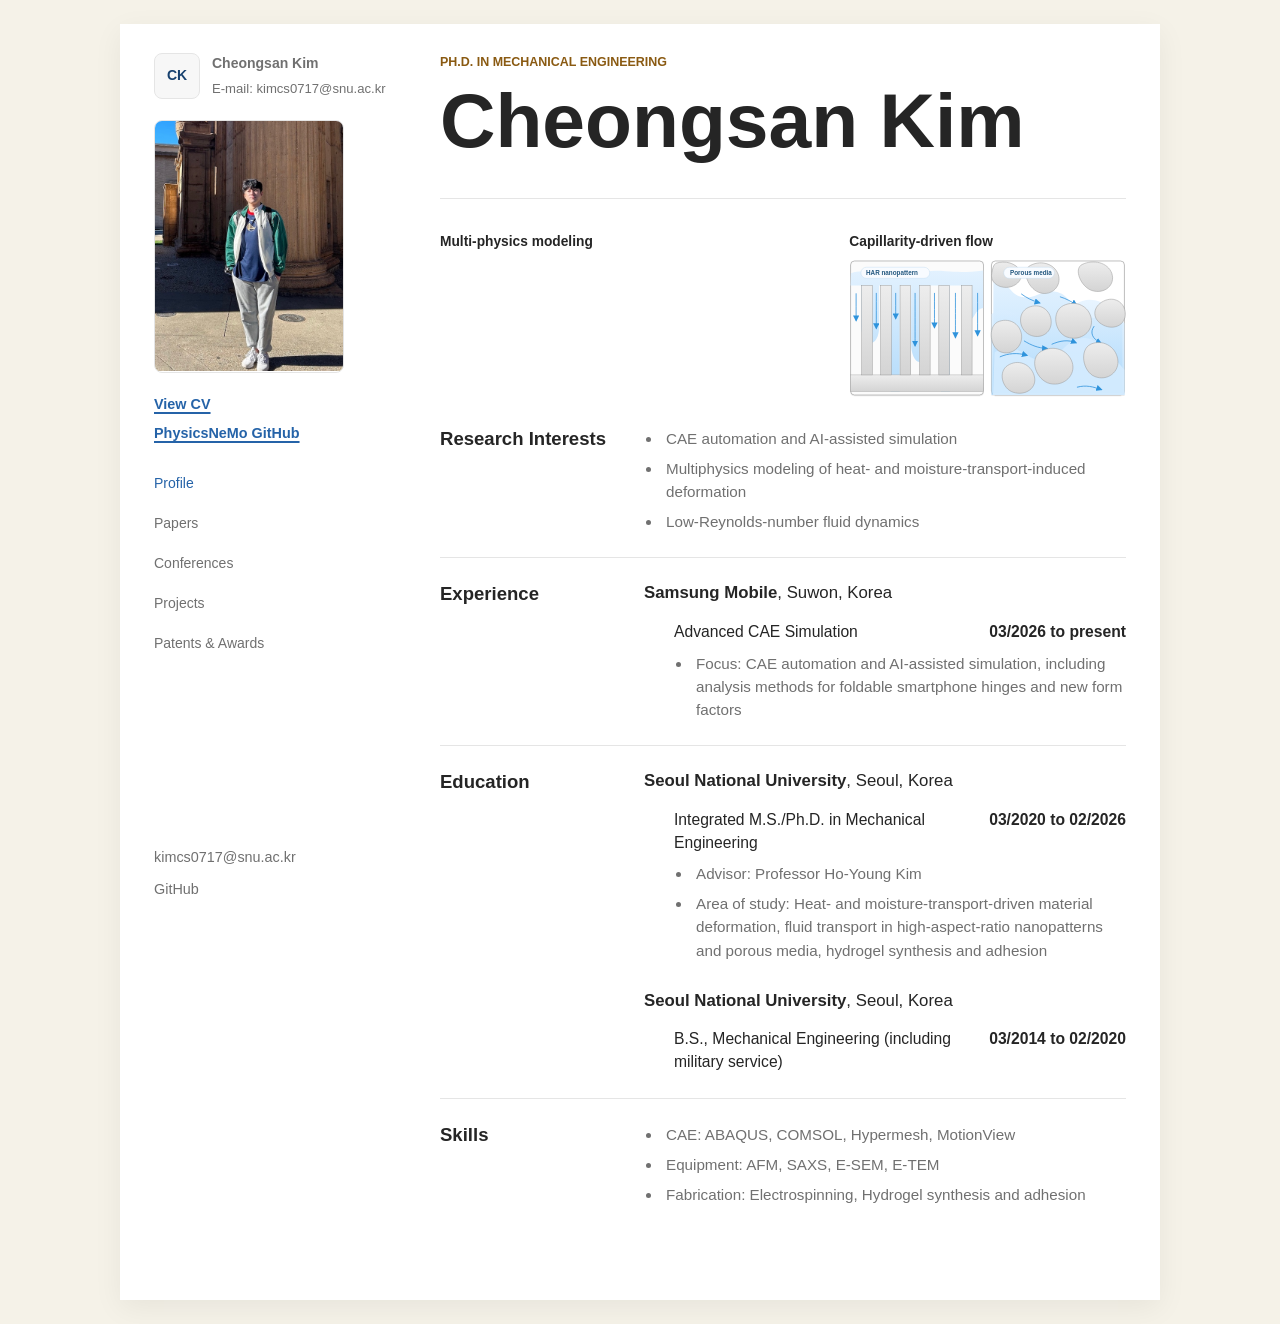
<file: index.html>
<!doctype html>
<html lang="en">
  <head>
    <meta charset="utf-8">
    <meta name="viewport" content="width=device-width, initial-scale=1">
    <title>Cheongsan Kim | Mechanical Engineering</title>
    <meta
      name="description"
      content="Personal academic portfolio of Cheongsan Kim, Ph.D. in Mechanical Engineering."
    >
    <link rel="stylesheet" href="styles.css?v=physicsnemo-link-20260630">
  </head>
  <body>
    <div class="shell">
      <aside class="sidebar" aria-label="Portfolio navigation">
        <a class="brand" href="#profile" data-tab-link="profile" aria-label="Cheongsan Kim profile">
          <span class="brand-mark">CK</span>
          <span>
            <strong>Cheongsan Kim</strong>
            <small class="brand-email">E-mail: kimcs0717@snu.ac.kr</small>
          </span>
        </a>

        <div class="profile-photo sidebar-photo" aria-label="Profile photo">
          <img src="assets/profile-original.jpg?v=fullbody-20260603" alt="" onerror="this.style.display='none'; this.nextElementSibling.style.display='grid';">
          <span>Photo</span>
        </div>
        <div class="profile-links" aria-label="Profile links">
          <a class="cv-link" href="cv.html?v=cv-author-markers" target="_blank" rel="noopener">View CV</a>
          <a class="cv-link" href="https://github.com/kimcheongsan17/physcisNemo_examples" target="_blank" rel="noopener">PhysicsNeMo GitHub</a>
        </div>

        <nav class="nav-list">
          <button class="nav-button is-active" type="button" data-tab="profile">Profile</button>
          <button class="nav-button" type="button" data-tab="papers">Papers</button>
          <button class="nav-button" type="button" data-tab="presentations">Conferences</button>
          <button class="nav-button" type="button" data-tab="projects">Projects</button>
          <button class="nav-button" type="button" data-tab="patents">Patents &amp; Awards</button>
        </nav>

        <div class="sidebar-footer">
          <a href="mailto:kimcs0717@snu.ac.kr">kimcs0717@snu.ac.kr</a>
          <a href="https://github.com/kimcheongsan17">GitHub</a>
        </div>
      </aside>

      <main class="content">
        <section class="hero" id="profile" data-tab-panel="profile">
          <div class="intro">
            <p class="eyebrow">Ph.D. in Mechanical Engineering</p>
            <h1>Cheongsan Kim</h1>
          </div>
        </section>

        <section class="panel profile-overview is-visible" data-tab-panel="profile">
          <div class="research-visuals" aria-label="Research visuals">
            <figure class="research-visual research-visual-feature">
              <figcaption>Multi-physics modeling</figcaption>
              <div class="research-visual-media">
                <video muted autoplay loop playsinline preload="metadata">
                  <source src="assets/researches/multi-physics-modeling.mp4?v=20260531-recording" type="video/mp4">
                </video>
              </div>
            </figure>
            <figure class="research-visual research-visual-secondary">
              <figcaption>Capillarity-driven flow</figcaption>
              <div class="research-visual-media">
                <img src="assets/researches/capillary-flow-har-porous-media.svg?v=porous-channel-arrows" alt="Schematic of capillary flow in high-aspect-ratio nanopatterns and porous media">
              </div>
            </figure>
          </div>

          <div class="profile-section cv-section">
            <h2>Research Interests</h2>
            <div class="cv-stack">
              <ul class="overview-list">
                <li>CAE automation and AI-assisted simulation</li>
                <li>Multiphysics modeling of heat- and moisture-transport-induced deformation</li>
                <li>Low-Reynolds-number fluid dynamics</li>
              </ul>
            </div>
          </div>

          <div class="profile-section cv-section">
            <h2>Experience</h2>
            <div class="cv-stack">
              <article class="cv-entry">
                <div class="cv-entry-header">
                  <h3><strong>Samsung Mobile</strong>, Suwon, Korea</h3>
                </div>
                <div class="cv-entry-body">
                  <div class="cv-role">
                    <span>Advanced CAE Simulation</span>
                    <strong>03/2026 to present</strong>
                  </div>
                  <ul class="overview-list">
                    <li>Focus: CAE automation and AI-assisted simulation, including analysis methods for foldable smartphone hinges and new form factors</li>
                  </ul>
                </div>
              </article>
            </div>
          </div>

          <div class="profile-section cv-section">
            <h2>Education</h2>
            <div class="cv-stack">
              <article class="cv-entry">
                <div class="cv-entry-header">
                  <h3><strong>Seoul National University</strong>, Seoul, Korea</h3>
                </div>
                <div class="cv-entry-body">
                  <div class="cv-role">
                    <span>Integrated M.S./Ph.D. in Mechanical Engineering</span>
                    <strong>03/2020 to 02/2026</strong>
                  </div>
                  <ul class="overview-list">
                    <li>Advisor: Professor Ho-Young Kim</li>
                    <li>Area of study: Heat- and moisture-transport-driven material deformation, fluid transport in high-aspect-ratio nanopatterns and porous media, hydrogel synthesis and adhesion</li>
                  </ul>
                </div>
              </article>

              <article class="cv-entry">
                <div class="cv-entry-header">
                  <h3><strong>Seoul National University</strong>, Seoul, Korea</h3>
                </div>
                <div class="cv-entry-body">
                  <div class="cv-role">
                    <span>B.S., Mechanical Engineering (including military service)</span>
                    <strong>03/2014 to 02/2020</strong>
                  </div>
                </div>
              </article>
            </div>
          </div>

          <div class="profile-section cv-section skills-section">
            <h2>Skills</h2>
            <div class="cv-stack">
              <ul class="skills-list" aria-label="Skills">
                <li>CAE: ABAQUS, COMSOL, Hypermesh, MotionView</li>
                <li>Equipment: AFM, SAXS, E-SEM, E-TEM</li>
                <li>Fabrication: Electrospinning, Hydrogel synthesis and adhesion</li>
              </ul>
            </div>
          </div>
        </section>

        <section class="panel" data-tab-panel="papers">
          <div class="section-heading">
            <h2>Publications</h2>
          </div>
          <div class="publication-list">
            <article class="publication-item">
              <h3>
                <a href="papers/viola-seed-pod.html"><i>Viola</i> seed pod architecture shapes sequential, force-augmented pinching</a>
                <a class="paper-link" href="https://www.science.org/doi/10.1126/science.aed2953" target="_blank" rel="noopener">[link]</a>
              </h3>
              <p><span class="own-name">C. Kim</span>*, J. Won*, D. Kim*, S. Jung&dagger;, H.-Y. Kim&dagger;, and Y. Hyun&dagger;</p>
              <p class="publication-meta">Science 392(6804), 1302-1307 (2026) (IF: 45.8; JCR: top 10%)</p>
              <p class="publication-highlight">
                <span>Highlighted in Science Perspective:</span>
                <strong>Violet seed propulsion inspires robot design</strong>
                <a class="paper-link" href="https://www.science.org/doi/10.1126/science.aei6084" target="_blank" rel="noopener">[link]</a>
              </p>
            </article>
            <a class="publication-item" href="papers/water-powered-soft-actuation.html">
              <h3>Mechanics of water-powered soft actuation</h3>
              <p>S. Jung*, <span class="own-name">C. Kim</span>*, T. Kim, S. Park, and H.-Y. Kim&dagger;</p>
              <p class="publication-meta">Chemical Reviews (2026, invited; 2nd revision) (IF: 51.4; JCR: top 10%)</p>
            </a>
            <article class="publication-item">
              <h3>
                <a href="papers/pneu-nets.html">Sequential multi-modal morphing of single-input pneu-nets</a>
                <a class="paper-link" href="https://journals.sagepub.com/doi/10.1089/soro.2022.0216">[link]</a>
              </h3>
              <p>H. Jeong*, <span class="own-name">C. Kim</span>*, A. Lee&dagger;, and H.-Y. Kim&dagger;</p>
              <p class="publication-meta">Soft Robotics (2023) (IF: 6.1; JCR: Q1 in Robotics)</p>
            </article>
            <article class="publication-item">
              <h3>De novo cuticle formation acts as a multiscale mechanical system controlling growth and robustness after floral organ abscission</h3>
              <p>M. Han*, <span class="own-name">C. Kim</span>*, J. Lee, JM. Lee, H. Jung, S. Je, Y. Yamaoka, H.-Y. Kim&dagger;, and Y. Lee&dagger;</p>
              <p class="publication-meta">In preparation</p>
            </article>
            <p class="author-note">* Equal contribution, &dagger; Corresponding author</p>
          </div>
        </section>

        <section class="panel" data-tab-panel="presentations">
          <div class="section-heading">
            <p class="eyebrow">Academic Talks</p>
            <h2>Conference Presentations</h2>
          </div>
          <div class="conference-list">
            <article class="conference-item">
              <h3>Mechano-Osmosis Induced Turgor in Hydrogel-Encapsulated Liquid Pouch</h3>
              <p>H. Kim, <span class="own-name">C. Kim</span>, H. Jeon, C. Park, S. Jung, and H.-Y. Kim</p>
              <p class="conference-meta">NCFE 14 (2026)</p>
            </article>
            <article class="conference-item">
              <h3>De novo cuticle formation acts as a multiscale mechanical system controlling growth and robustness after floral organ abscission</h3>
              <p>M. Han, <span class="own-name">C. Kim</span>, J. Lee, J.M. Lee, H. Jung, S. Je, Y. Yamaoka, H.-Y. Kim, and Y. Lee</p>
              <p class="conference-meta">American Society of Plant Biologists (ASPB) (2026)</p>
            </article>
            <article class="conference-item">
              <h3>Sequential multimodal morphing of single-input pneu-nets</h3>
              <p><span class="own-name">C. Kim</span> and H.-Y. Kim</p>
              <p class="conference-meta">Soft Robotics invited talk (2024)</p>
            </article>
            <article class="conference-item">
              <h3>Humidity-responsive poroelastic zippering of Viola seed pods</h3>
              <p><span class="own-name">C. Kim</span>, J. Won, S. Jung, Y. Hyun, and H.-Y. Kim</p>
              <p class="conference-meta">IUTAM Symposium on Capillarity and Elastocapillarity in Biology (2024) (Invited speaker)</p>
            </article>
            <article class="conference-item">
              <h3>Poroelastic zippering actuation of hygroresponsive Viola seed pods</h3>
              <p><span class="own-name">C. Kim</span>, J. Won, S. Jung, Y. Hyun, and H.-Y. Kim</p>
              <p class="conference-meta">American Physical Society Division of Fluid Dynamics (2024)</p>
            </article>
            <article class="conference-item">
              <h3>Dual morphing hydrogel with a fibrous membrane</h3>
              <p><span class="own-name">C. Kim</span>, S. Jung, and H.-Y. Kim</p>
              <p class="conference-meta">Korean Society of Mechanical Engineers Autumn Conference (2023)</p>
            </article>
            <article class="conference-item">
              <h3>Multi-morph pneu-net systems with a single input</h3>
              <p><span class="own-name">C. Kim</span>, H. Jeong, J. Ha, A. Lee, and H.-Y. Kim</p>
              <p class="conference-meta">American Physical Society March Meeting (2022)</p>
            </article>
            <article class="conference-item">
              <h3>Dual curvature control using pneumatic actuators</h3>
              <p>H. Jeong, <span class="own-name">C. Kim</span>, J. Ha, P. Woo, A. Lee, and H.-Y. Kim</p>
              <p class="conference-meta">The Second International Conference on Nature-Inspired Surface Engineering (2022) (Best presentation prize)</p>
            </article>
            <article class="conference-item">
              <h3>Dual curvature control using pneumatic actuators</h3>
              <p>H. Jeong, <span class="own-name">C. Kim</span>, J. Ha, S. Lee, A. Lee, and H.-Y. Kim</p>
              <p class="conference-meta">American Physical Society March Meeting (2021)</p>
            </article>
            <article class="conference-item">
              <h3>Dual morphing pneu-net by stiffness control</h3>
              <p><span class="own-name">C. Kim</span>, H. Jeong, J. Ha, S. Lee, A. Lee, and H.-Y. Kim</p>
              <p class="conference-meta">Korean Society of Mechanical Engineers Autumn Conference (2021)</p>
            </article>
          </div>
        </section>

        <section class="panel" data-tab-panel="projects">
          <div class="section-heading">
            <p class="eyebrow">Research Portfolio</p>
            <h2>Projects</h2>
          </div>
          <div class="project-groups">
            <div class="project-group">
              <h3 class="project-group-title">Semiconductor Research</h3>
              <div class="card-grid">
                <a class="item-card" href="projects/nano-structures.html">
                  <span class="tag">Samsung Electronics, 2023-2025</span>
                  <h3>Leaning and bending models in composite nanostructures</h3>
                  <p>Visualization methods and theoretical modeling of wetting behavior in HAR nano-patterned structures.</p>
                </a>
              </div>
            </div>

            <div class="project-group">
              <h3 class="project-group-title">Actuator Development Using Deformable Materials</h3>
              <div class="card-grid">
                <a class="item-card" href="projects/metamorphing-systems.html">
                  <span class="tag">NRF Korea, 2020-2026</span>
                  <h3>Development of metamorphing systems based on stimuli-responsive materials</h3>
                  <p>Shape transformation of soft matter and porous media driven by material response and heat transport.</p>
                </a>
                <a class="item-card" href="projects/humidity-control.html">
                  <span class="tag">LG Electronics, 2023-2026</span>
                  <h3>Automatic humidity control system using hygroscopic materials</h3>
                  <p>Humidity-responsive ventilation systems driven by residual-stress-induced actuation during moisture absorption and desorption.</p>
                </a>
                <a class="item-card" href="projects/personalized-massager.html">
                  <span class="tag">Amore Pacific, 2021</span>
                  <h3>Pneu-net system for a personalized massager</h3>
                  <p>Personalized massager based on controlled pneumatic inflation of polymer chambers.</p>
                </a>
                <a class="item-card" href="projects/origami-packaging.html">
                  <span class="tag">Amore Pacific, 2022</span>
                  <h3>Novel origami structure for packaging</h3>
                  <p>Residual-content reduction through controlled deformation of packaging structures.</p>
                </a>
              </div>
            </div>
          </div>
        </section>

        <section class="panel" data-tab-panel="patents">
          <div class="section-heading">
            <p class="eyebrow">Applied Research &amp; Recognition</p>
            <h2>Patents &amp; Awards</h2>
          </div>
          <div class="project-groups">
            <div class="project-group">
              <h3 class="project-group-title">Patents</h3>
              <ol class="timeline">
                <li>Pneumatic valve device using expansion of elastic material protruding parts. 10-2397568 Korea (2022).</li>
                <li>Pneu-net device capable of sequential dual deformation. 10-2478112 Korea.</li>
                <li>Pneu-net device capable of sequential torsional and bending deformation. 10-2478131 Korea.</li>
                <li>Massage device and controlling method thereof. 1020200154180 Korea (2020).</li>
                <li>Massage device having twist function and control method thereof. 1020210149522 Korea (2021).</li>
                <li>TUBE CONTAINER. 1020220039765 Korea (2022).</li>
                <li>Plumbing apparatus containing a hydrogel part. 1020230186336 Korea.</li>
                <li>Method for manufacturing a grooved surface using a mesh structure. 1020230186335 Korea.</li>
                <li>Biomedical devices inspired by plant morphing mechanisms. 1020260015498 Korea.</li>
              </ol>
            </div>

            <div class="project-group">
              <h3 class="project-group-title">Awards</h3>
              <ul class="timeline">
                <li>Open Innovation Challenge Encouragement Prize, KSME-SEMES, 12/2020</li>
                <li>Future Home Tech Challenge Encouragement Prize, KSME-LG, 10/2023</li>
                <li>Future Home Tech Challenge Silver Award, KSME-LG, 11/2024</li>
              </ul>
            </div>
          </div>
        </section>

      </main>
    </div>

    <script src="script.js"></script>
  </body>
</html>
</file>
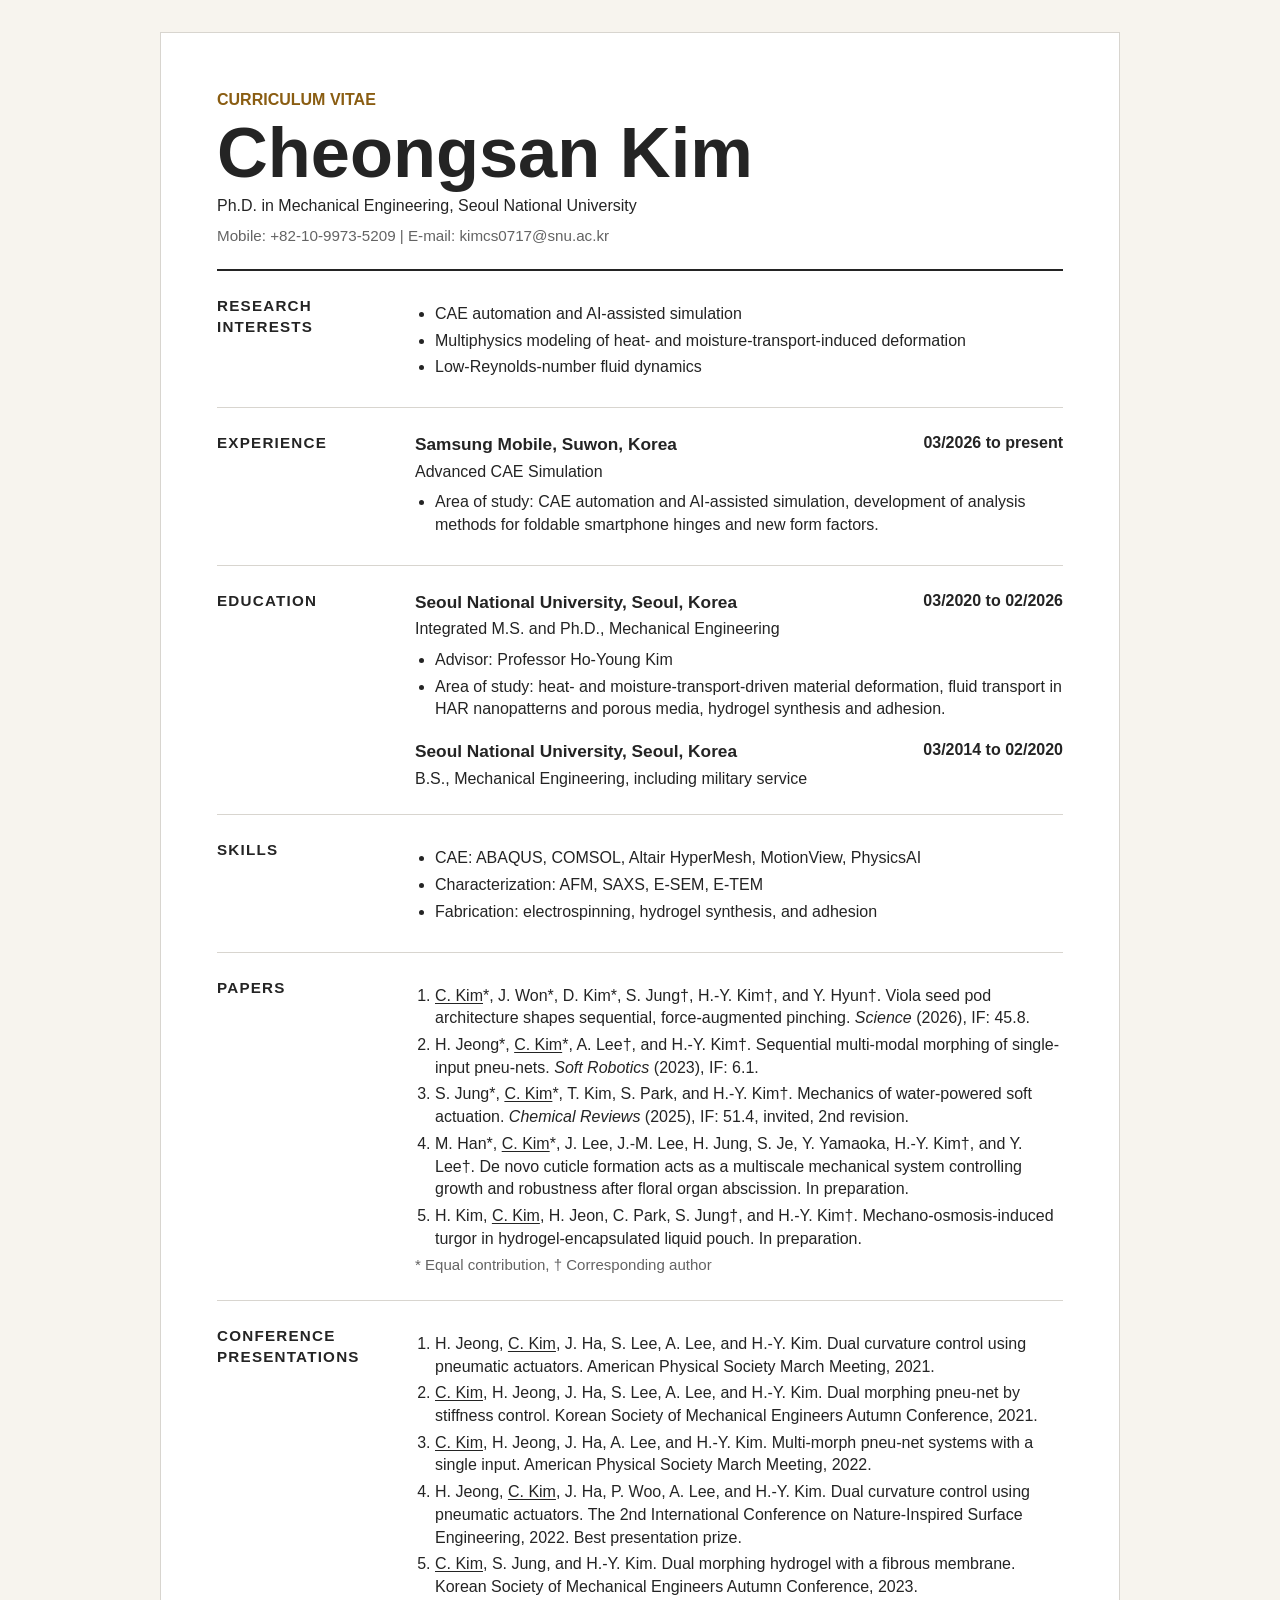
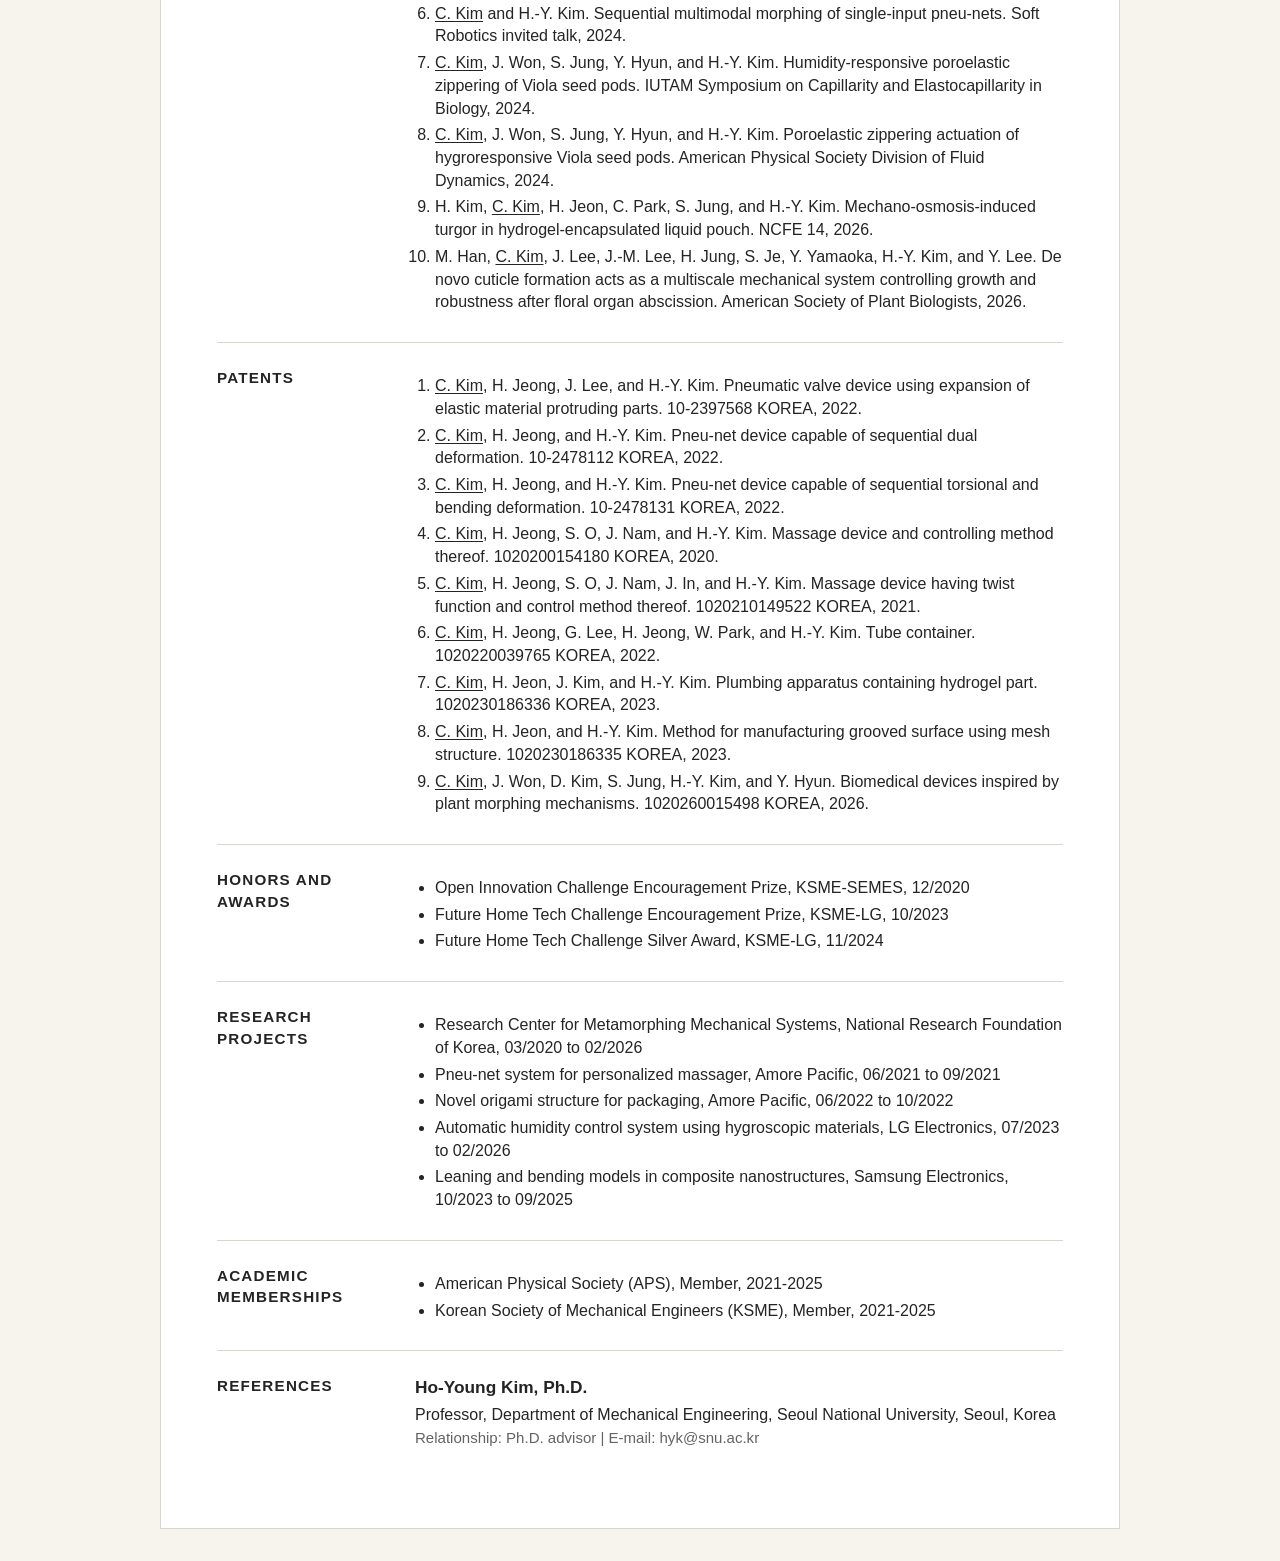
<file: cv.html>
<!DOCTYPE html>
<html lang="en">
  <head>
    <meta charset="UTF-8">
    <meta name="viewport" content="width=device-width, initial-scale=1.0">
    <title>Cheongsan Kim - CV</title>
    <style>
      :root {
        --ink: #242424;
        --muted: #636363;
        --rule: #d8d5cf;
        --accent: #8a5d12;
        --paper: #f7f4ee;
      }

      * {
        box-sizing: border-box;
      }

      body {
        margin: 0;
        color: var(--ink);
        background: var(--paper);
        font-family: Arial, Helvetica, sans-serif;
        line-height: 1.42;
      }

      main {
        width: min(960px, calc(100% - 32px));
        margin: 32px auto;
        padding: clamp(28px, 5vw, 56px);
        background: #fff;
        border: 1px solid var(--rule);
      }

      header {
        display: grid;
        gap: 8px;
        padding-bottom: 22px;
        border-bottom: 2px solid var(--ink);
      }

      h1,
      h2,
      h3,
      p {
        margin: 0;
      }

      h1 {
        font-size: clamp(2.2rem, 6vw, 4.4rem);
        letter-spacing: 0;
        line-height: 0.95;
      }

      .subtitle {
        color: var(--accent);
        font-size: 1rem;
        font-weight: 800;
        text-transform: uppercase;
      }

      .contact {
        color: var(--muted);
        font-size: 0.95rem;
      }

      section {
        display: grid;
        grid-template-columns: 170px 1fr;
        gap: 28px;
        padding: 24px 0;
        border-bottom: 1px solid var(--rule);
      }

      section:last-child {
        border-bottom: 0;
      }

      h2 {
        font-size: 0.95rem;
        font-weight: 800;
        letter-spacing: 0.08em;
        text-transform: uppercase;
      }

      h3 {
        font-size: 1.08rem;
        margin-bottom: 4px;
      }

      .entry {
        margin-bottom: 18px;
      }

      .entry:last-child {
        margin-bottom: 0;
      }

      .meta,
      .note {
        color: var(--muted);
        font-size: 0.94rem;
      }

      .own-name {
        text-decoration: underline;
        text-underline-offset: 2px;
        text-decoration-thickness: 1px;
      }

      .line {
        display: flex;
        justify-content: space-between;
        gap: 20px;
      }

      ul,
      ol {
        margin: 8px 0 0;
        padding-left: 20px;
      }

      li {
        margin: 4px 0;
      }

      @media (max-width: 720px) {
        main {
          margin: 0;
          width: 100%;
          padding: 24px;
          border-width: 0;
        }

        section {
          grid-template-columns: 1fr;
          gap: 10px;
        }

        .line {
          display: grid;
          gap: 2px;
        }
      }
    </style>
  </head>
  <body>
    <main>
      <header>
        <p class="subtitle">Curriculum Vitae</p>
        <h1>Cheongsan Kim</h1>
        <p>Ph.D. in Mechanical Engineering, Seoul National University</p>
        <p class="contact">Mobile: +82-10-9973-5209 | E-mail: kimcs0717@snu.ac.kr</p>
      </header>

      <section>
        <h2>Research Interests</h2>
        <div>
          <ul>
            <li>CAE automation and AI-assisted simulation</li>
            <li>Multiphysics modeling of heat- and moisture-transport-induced deformation</li>
            <li>Low-Reynolds-number fluid dynamics</li>
          </ul>
        </div>
      </section>

      <section>
        <h2>Experience</h2>
        <div class="entry">
          <div class="line">
            <h3>Samsung Mobile, Suwon, Korea</h3>
            <strong>03/2026 to present</strong>
          </div>
          <p>Advanced CAE Simulation</p>
          <ul>
            <li>Area of study: CAE automation and AI-assisted simulation, development of analysis methods for foldable smartphone hinges and new form factors.</li>
          </ul>
        </div>
      </section>

      <section>
        <h2>Education</h2>
        <div>
          <div class="entry">
            <div class="line">
              <h3>Seoul National University, Seoul, Korea</h3>
              <strong>03/2020 to 02/2026</strong>
            </div>
            <p>Integrated M.S. and Ph.D., Mechanical Engineering</p>
            <ul>
              <li>Advisor: Professor Ho-Young Kim</li>
              <li>Area of study: heat- and moisture-transport-driven material deformation, fluid transport in HAR nanopatterns and porous media, hydrogel synthesis and adhesion.</li>
            </ul>
          </div>
          <div class="entry">
            <div class="line">
              <h3>Seoul National University, Seoul, Korea</h3>
              <strong>03/2014 to 02/2020</strong>
            </div>
            <p>B.S., Mechanical Engineering, including military service</p>
          </div>
        </div>
      </section>

      <section>
        <h2>Skills</h2>
        <div>
          <ul>
            <li>CAE: ABAQUS, COMSOL, Altair HyperMesh, MotionView, PhysicsAI</li>
            <li>Characterization: AFM, SAXS, E-SEM, E-TEM</li>
            <li>Fabrication: electrospinning, hydrogel synthesis, and adhesion</li>
          </ul>
        </div>
      </section>

      <section>
        <h2>Papers</h2>
        <div>
          <ol>
            <li><span class="own-name">C. Kim</span>*, J. Won*, D. Kim*, S. Jung&dagger;, H.-Y. Kim&dagger;, and Y. Hyun&dagger;. Viola seed pod architecture shapes sequential, force-augmented pinching. <em>Science</em> (2026), IF: 45.8.</li>
            <li>H. Jeong*, <span class="own-name">C. Kim</span>*, A. Lee&dagger;, and H.-Y. Kim&dagger;. Sequential multi-modal morphing of single-input pneu-nets. <em>Soft Robotics</em> (2023), IF: 6.1.</li>
            <li>S. Jung*, <span class="own-name">C. Kim</span>*, T. Kim, S. Park, and H.-Y. Kim&dagger;. Mechanics of water-powered soft actuation. <em>Chemical Reviews</em> (2025), IF: 51.4, invited, 2nd revision.</li>
            <li>M. Han*, <span class="own-name">C. Kim</span>*, J. Lee, J.-M. Lee, H. Jung, S. Je, Y. Yamaoka, H.-Y. Kim&dagger;, and Y. Lee&dagger;. De novo cuticle formation acts as a multiscale mechanical system controlling growth and robustness after floral organ abscission. In preparation.</li>
            <li>H. Kim, <span class="own-name">C. Kim</span>, H. Jeon, C. Park, S. Jung&dagger;, and H.-Y. Kim&dagger;. Mechano-osmosis-induced turgor in hydrogel-encapsulated liquid pouch. In preparation.</li>
          </ol>
          <p class="note">* Equal contribution, &dagger; Corresponding author</p>
        </div>
      </section>

      <section>
        <h2>Conference Presentations</h2>
        <div>
          <ol>
            <li>H. Jeong, <span class="own-name">C. Kim</span>, J. Ha, S. Lee, A. Lee, and H.-Y. Kim. Dual curvature control using pneumatic actuators. American Physical Society March Meeting, 2021.</li>
            <li><span class="own-name">C. Kim</span>, H. Jeong, J. Ha, S. Lee, A. Lee, and H.-Y. Kim. Dual morphing pneu-net by stiffness control. Korean Society of Mechanical Engineers Autumn Conference, 2021.</li>
            <li><span class="own-name">C. Kim</span>, H. Jeong, J. Ha, A. Lee, and H.-Y. Kim. Multi-morph pneu-net systems with a single input. American Physical Society March Meeting, 2022.</li>
            <li>H. Jeong, <span class="own-name">C. Kim</span>, J. Ha, P. Woo, A. Lee, and H.-Y. Kim. Dual curvature control using pneumatic actuators. The 2nd International Conference on Nature-Inspired Surface Engineering, 2022. Best presentation prize.</li>
            <li><span class="own-name">C. Kim</span>, S. Jung, and H.-Y. Kim. Dual morphing hydrogel with a fibrous membrane. Korean Society of Mechanical Engineers Autumn Conference, 2023.</li>
            <li><span class="own-name">C. Kim</span> and H.-Y. Kim. Sequential multimodal morphing of single-input pneu-nets. Soft Robotics invited talk, 2024.</li>
            <li><span class="own-name">C. Kim</span>, J. Won, S. Jung, Y. Hyun, and H.-Y. Kim. Humidity-responsive poroelastic zippering of Viola seed pods. IUTAM Symposium on Capillarity and Elastocapillarity in Biology, 2024.</li>
            <li><span class="own-name">C. Kim</span>, J. Won, S. Jung, Y. Hyun, and H.-Y. Kim. Poroelastic zippering actuation of hygroresponsive Viola seed pods. American Physical Society Division of Fluid Dynamics, 2024.</li>
            <li>H. Kim, <span class="own-name">C. Kim</span>, H. Jeon, C. Park, S. Jung, and H.-Y. Kim. Mechano-osmosis-induced turgor in hydrogel-encapsulated liquid pouch. NCFE 14, 2026.</li>
            <li>M. Han, <span class="own-name">C. Kim</span>, J. Lee, J.-M. Lee, H. Jung, S. Je, Y. Yamaoka, H.-Y. Kim, and Y. Lee. De novo cuticle formation acts as a multiscale mechanical system controlling growth and robustness after floral organ abscission. American Society of Plant Biologists, 2026.</li>
          </ol>
        </div>
      </section>

      <section>
        <h2>Patents</h2>
        <div>
          <ol>
            <li><span class="own-name">C. Kim</span>, H. Jeong, J. Lee, and H.-Y. Kim. Pneumatic valve device using expansion of elastic material protruding parts. 10-2397568 KOREA, 2022.</li>
            <li><span class="own-name">C. Kim</span>, H. Jeong, and H.-Y. Kim. Pneu-net device capable of sequential dual deformation. 10-2478112 KOREA, 2022.</li>
            <li><span class="own-name">C. Kim</span>, H. Jeong, and H.-Y. Kim. Pneu-net device capable of sequential torsional and bending deformation. 10-2478131 KOREA, 2022.</li>
            <li><span class="own-name">C. Kim</span>, H. Jeong, S. O, J. Nam, and H.-Y. Kim. Massage device and controlling method thereof. 1020200154180 KOREA, 2020.</li>
            <li><span class="own-name">C. Kim</span>, H. Jeong, S. O, J. Nam, J. In, and H.-Y. Kim. Massage device having twist function and control method thereof. 1020210149522 KOREA, 2021.</li>
            <li><span class="own-name">C. Kim</span>, H. Jeong, G. Lee, H. Jeong, W. Park, and H.-Y. Kim. Tube container. 1020220039765 KOREA, 2022.</li>
            <li><span class="own-name">C. Kim</span>, H. Jeon, J. Kim, and H.-Y. Kim. Plumbing apparatus containing hydrogel part. 1020230186336 KOREA, 2023.</li>
            <li><span class="own-name">C. Kim</span>, H. Jeon, and H.-Y. Kim. Method for manufacturing grooved surface using mesh structure. 1020230186335 KOREA, 2023.</li>
            <li><span class="own-name">C. Kim</span>, J. Won, D. Kim, S. Jung, H.-Y. Kim, and Y. Hyun. Biomedical devices inspired by plant morphing mechanisms. 1020260015498 KOREA, 2026.</li>
          </ol>
        </div>
      </section>

      <section>
        <h2>Honors and Awards</h2>
        <div>
          <ul>
            <li>Open Innovation Challenge Encouragement Prize, KSME-SEMES, 12/2020</li>
            <li>Future Home Tech Challenge Encouragement Prize, KSME-LG, 10/2023</li>
            <li>Future Home Tech Challenge Silver Award, KSME-LG, 11/2024</li>
          </ul>
        </div>
      </section>

      <section>
        <h2>Research Projects</h2>
        <div>
          <ul>
            <li>Research Center for Metamorphing Mechanical Systems, National Research Foundation of Korea, 03/2020 to 02/2026</li>
            <li>Pneu-net system for personalized massager, Amore Pacific, 06/2021 to 09/2021</li>
            <li>Novel origami structure for packaging, Amore Pacific, 06/2022 to 10/2022</li>
            <li>Automatic humidity control system using hygroscopic materials, LG Electronics, 07/2023 to 02/2026</li>
            <li>Leaning and bending models in composite nanostructures, Samsung Electronics, 10/2023 to 09/2025</li>
          </ul>
        </div>
      </section>

      <section>
        <h2>Academic Memberships</h2>
        <div>
          <ul>
            <li>American Physical Society (APS), Member, 2021-2025</li>
            <li>Korean Society of Mechanical Engineers (KSME), Member, 2021-2025</li>
          </ul>
        </div>
      </section>

      <section>
        <h2>References</h2>
        <div>
          <h3>Ho-Young Kim, Ph.D.</h3>
          <p>Professor, Department of Mechanical Engineering, Seoul National University, Seoul, Korea</p>
          <p class="meta">Relationship: Ph.D. advisor | E-mail: hyk@snu.ac.kr</p>
        </div>
      </section>
    </main>
  </body>
</html>
</file>
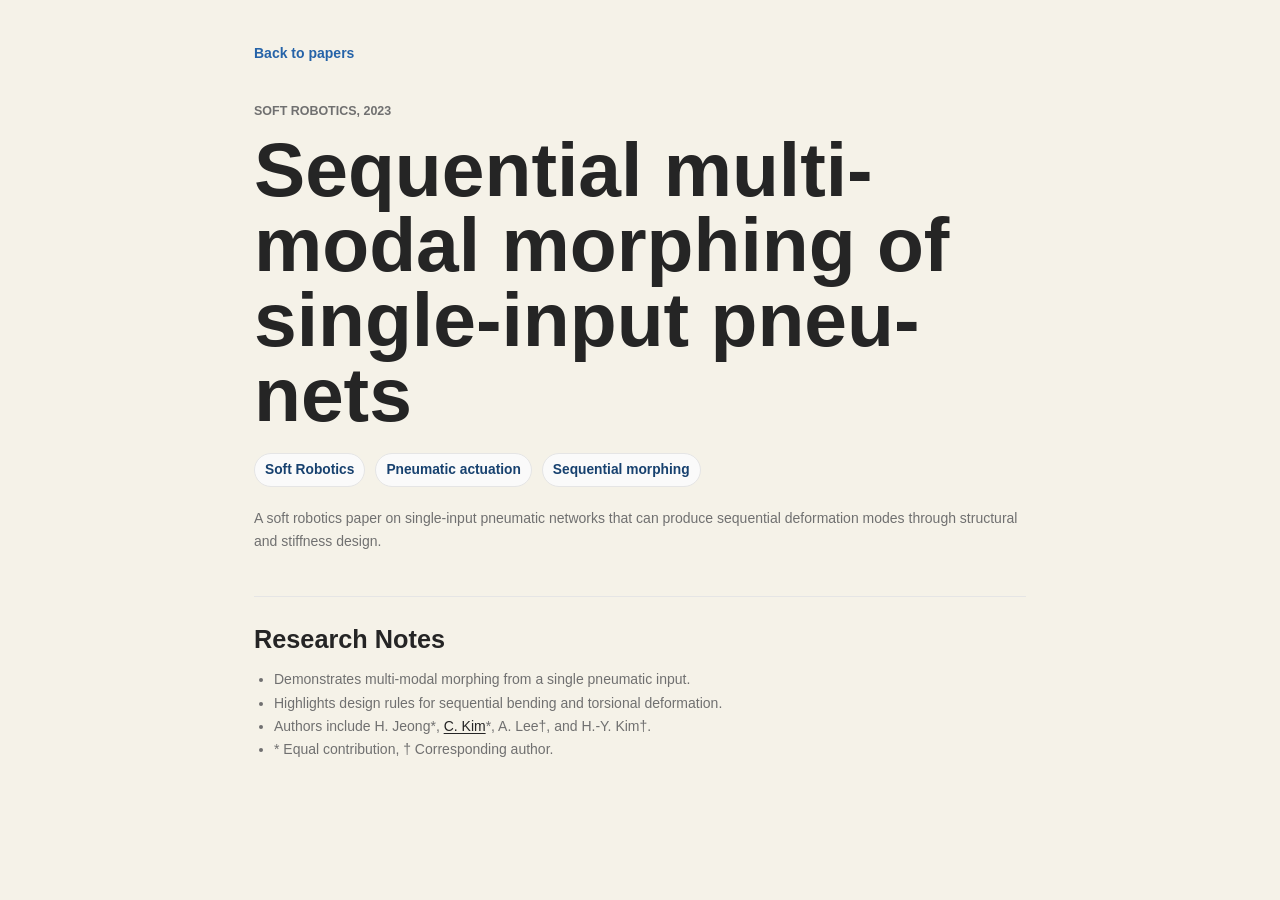
<file: papers/pneu-nets.html>
<!doctype html>
<html lang="en">
  <head>
    <meta charset="utf-8">
    <meta name="viewport" content="width=device-width, initial-scale=1">
    <title>Sequential Multi-Modal Pneu-Nets | Cheongsan Kim</title>
    <link rel="stylesheet" href="../styles.css?v=author-markers">
  </head>
  <body>
    <main class="detail-body">
      <a class="back-link" href="../index.html#papers">Back to papers</a>
      <section class="detail-summary">
        <p class="eyebrow">Soft Robotics, 2023</p>
        <h1>Sequential multi-modal morphing of single-input pneu-nets</h1>
        <div class="detail-meta">
          <span class="tag">Soft Robotics</span>
          <span class="tag">Pneumatic actuation</span>
          <span class="tag">Sequential morphing</span>
        </div>
        <p>
          A soft robotics paper on single-input pneumatic networks that can produce sequential
          deformation modes through structural and stiffness design.
        </p>
      </section>
      <section class="detail-section">
        <h2>Research Notes</h2>
        <ul>
          <li>Demonstrates multi-modal morphing from a single pneumatic input.</li>
          <li>Highlights design rules for sequential bending and torsional deformation.</li>
          <li>Authors include H. Jeong*, <span class="own-name">C. Kim</span>*, A. Lee&dagger;, and H.-Y. Kim&dagger;.</li>
          <li>* Equal contribution, &dagger; Corresponding author.</li>
        </ul>
      </section>
    </main>
  </body>
</html>
</file>
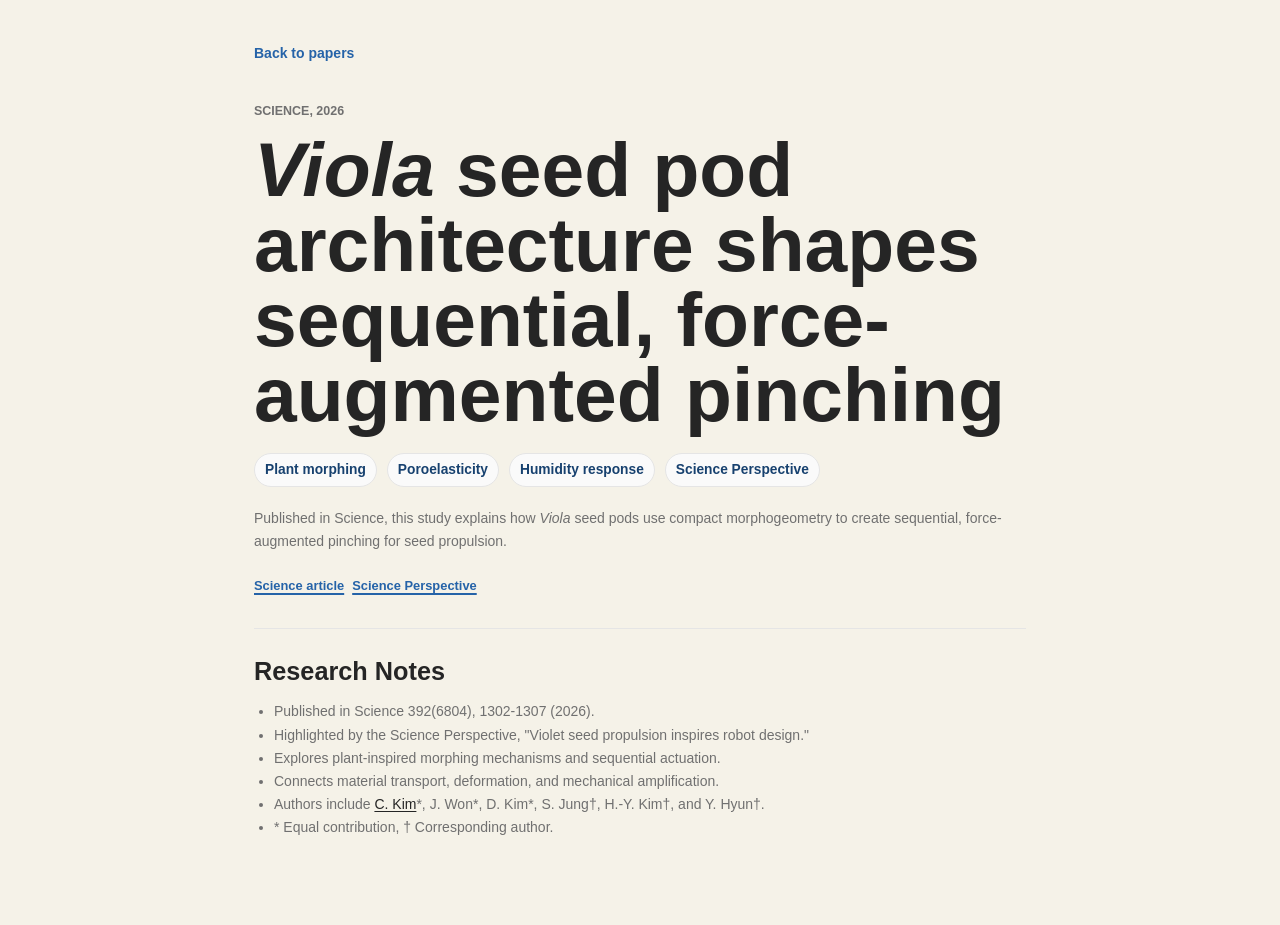
<file: papers/viola-seed-pod.html>
<!doctype html>
<html lang="en">
  <head>
    <meta charset="utf-8">
    <meta name="viewport" content="width=device-width, initial-scale=1">
    <title>Viola Seed Pod Architecture | Cheongsan Kim</title>
    <link rel="stylesheet" href="../styles.css?v=science-links-20260619">
  </head>
  <body>
    <main class="detail-body">
      <a class="back-link" href="../index.html#papers">Back to papers</a>
      <section class="detail-summary">
        <p class="eyebrow">Science, 2026</p>
        <h1><i>Viola</i> seed pod architecture shapes sequential, force-augmented pinching</h1>
        <div class="detail-meta">
          <span class="tag">Plant morphing</span>
          <span class="tag">Poroelasticity</span>
          <span class="tag">Humidity response</span>
          <span class="tag">Science Perspective</span>
        </div>
        <p>
          Published in Science, this study explains how <i>Viola</i> seed pods use compact
          morphogeometry to create sequential, force-augmented pinching for seed propulsion.
        </p>
        <div class="publication-actions detail-actions" aria-label="Publication links">
          <a class="paper-link" href="https://www.science.org/doi/10.1126/science.aed2953" target="_blank" rel="noopener">Science article</a>
          <a class="paper-link" href="https://www.science.org/doi/10.1126/science.aei6084" target="_blank" rel="noopener">Science Perspective</a>
        </div>
      </section>
      <section class="detail-section">
        <h2>Research Notes</h2>
        <ul>
          <li>Published in Science 392(6804), 1302-1307 (2026).</li>
          <li>Highlighted by the Science Perspective, "Violet seed propulsion inspires robot design."</li>
          <li>Explores plant-inspired morphing mechanisms and sequential actuation.</li>
          <li>Connects material transport, deformation, and mechanical amplification.</li>
          <li>Authors include <span class="own-name">C. Kim</span>*, J. Won*, D. Kim*, S. Jung&dagger;, H.-Y. Kim&dagger;, and Y. Hyun&dagger;.</li>
          <li>* Equal contribution, &dagger; Corresponding author.</li>
        </ul>
      </section>
    </main>
  </body>
</html>
</file>
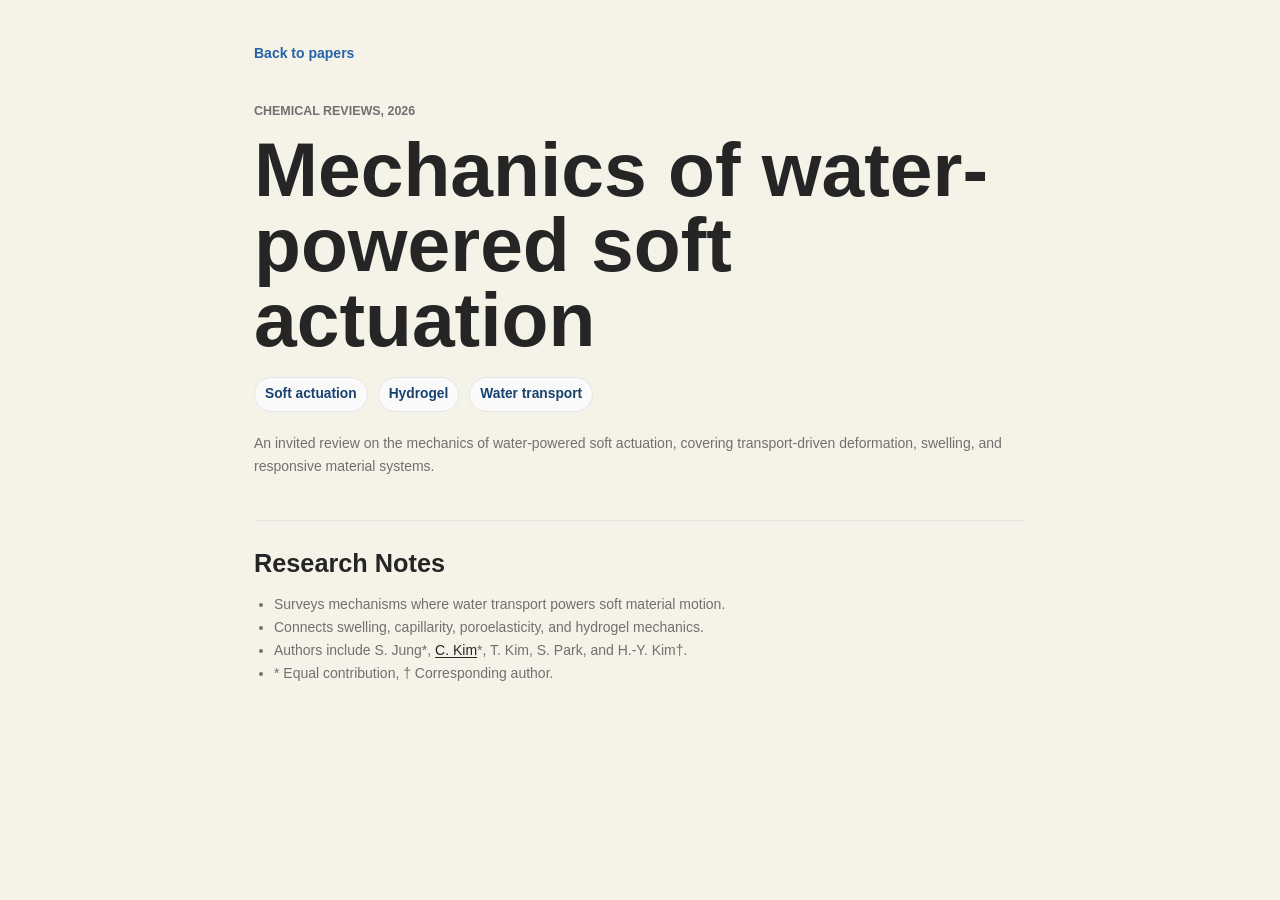
<file: papers/water-powered-soft-actuation.html>
<!doctype html>
<html lang="en">
  <head>
    <meta charset="utf-8">
    <meta name="viewport" content="width=device-width, initial-scale=1">
    <title>Water-Powered Soft Actuation | Cheongsan Kim</title>
    <link rel="stylesheet" href="../styles.css?v=author-markers">
  </head>
  <body>
    <main class="detail-body">
      <a class="back-link" href="../index.html#papers">Back to papers</a>
      <section class="detail-summary">
        <p class="eyebrow">Chemical Reviews, 2026</p>
        <h1>Mechanics of water-powered soft actuation</h1>
        <div class="detail-meta">
          <span class="tag">Soft actuation</span>
          <span class="tag">Hydrogel</span>
          <span class="tag">Water transport</span>
        </div>
        <p>
          An invited review on the mechanics of water-powered soft actuation, covering
          transport-driven deformation, swelling, and responsive material systems.
        </p>
      </section>
      <section class="detail-section">
        <h2>Research Notes</h2>
        <ul>
          <li>Surveys mechanisms where water transport powers soft material motion.</li>
          <li>Connects swelling, capillarity, poroelasticity, and hydrogel mechanics.</li>
          <li>Authors include S. Jung*, <span class="own-name">C. Kim</span>*, T. Kim, S. Park, and H.-Y. Kim&dagger;.</li>
          <li>* Equal contribution, &dagger; Corresponding author.</li>
        </ul>
      </section>
    </main>
  </body>
</html>
</file>
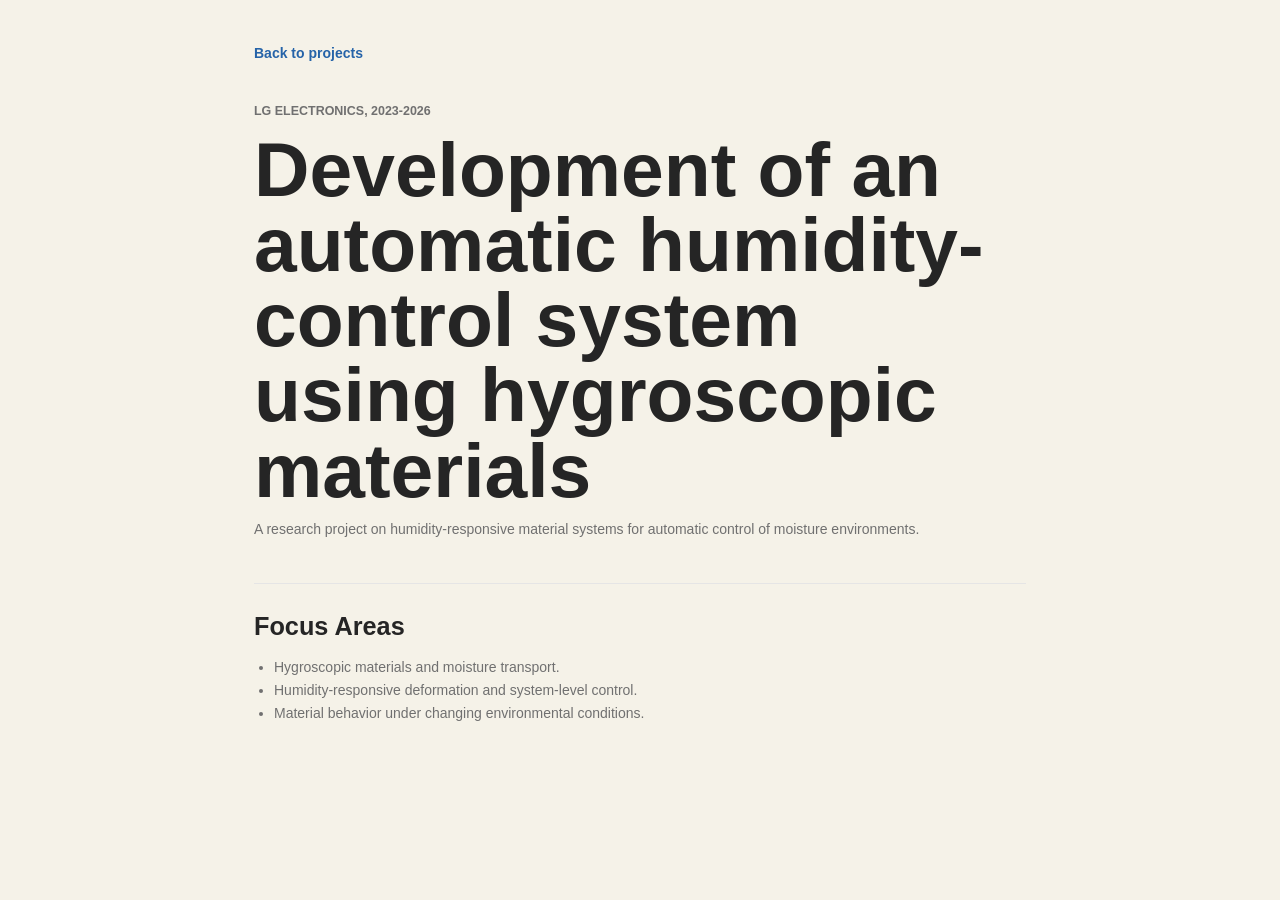
<file: projects/humidity-control.html>
<!doctype html>
<html lang="en">
  <head>
    <meta charset="utf-8">
    <meta name="viewport" content="width=device-width, initial-scale=1">
    <title>Humidity Control System | Cheongsan Kim</title>
    <link rel="stylesheet" href="../styles.css">
  </head>
  <body>
    <main class="detail-body">
      <a class="back-link" href="../index.html#projects">Back to projects</a>
      <section class="detail-summary">
        <p class="eyebrow">LG Electronics, 2023-2026</p>
        <h1>Development of an automatic humidity-control system using hygroscopic materials</h1>
        <p>
          A research project on humidity-responsive material systems for automatic control
          of moisture environments.
        </p>
      </section>
      <section class="detail-section">
        <h2>Focus Areas</h2>
        <ul>
          <li>Hygroscopic materials and moisture transport.</li>
          <li>Humidity-responsive deformation and system-level control.</li>
          <li>Material behavior under changing environmental conditions.</li>
        </ul>
      </section>
    </main>
  </body>
</html>
</file>
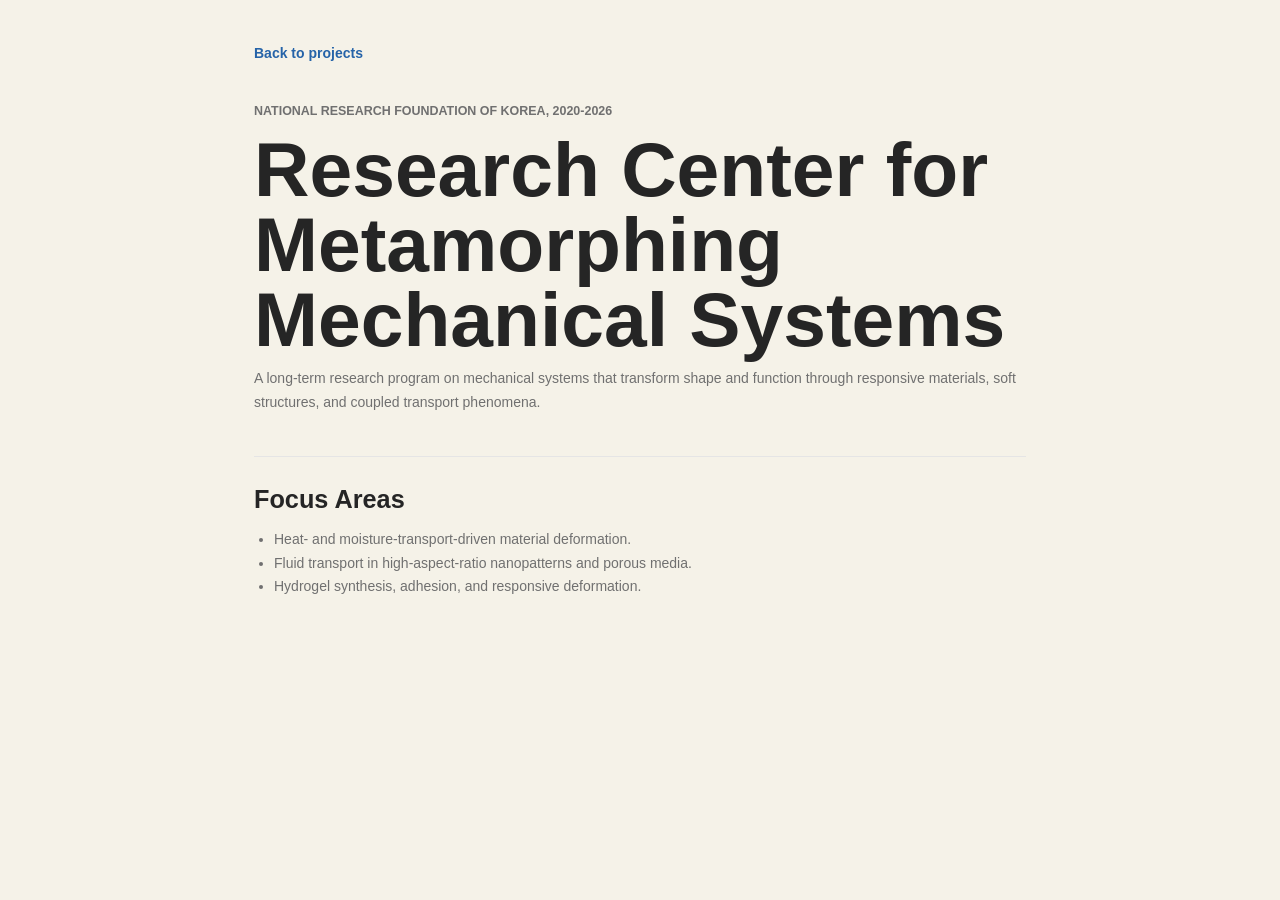
<file: projects/metamorphing-systems.html>
<!doctype html>
<html lang="en">
  <head>
    <meta charset="utf-8">
    <meta name="viewport" content="width=device-width, initial-scale=1">
    <title>Metamorphing Mechanical Systems | Cheongsan Kim</title>
    <link rel="stylesheet" href="../styles.css">
  </head>
  <body>
    <main class="detail-body">
      <a class="back-link" href="../index.html#projects">Back to projects</a>
      <section class="detail-summary">
        <p class="eyebrow">National Research Foundation of Korea, 2020-2026</p>
        <h1>Research Center for Metamorphing Mechanical Systems</h1>
        <p>
          A long-term research program on mechanical systems that transform shape and function
          through responsive materials, soft structures, and coupled transport phenomena.
        </p>
      </section>
      <section class="detail-section">
        <h2>Focus Areas</h2>
        <ul>
          <li>Heat- and moisture-transport-driven material deformation.</li>
          <li>Fluid transport in high-aspect-ratio nanopatterns and porous media.</li>
          <li>Hydrogel synthesis, adhesion, and responsive deformation.</li>
        </ul>
      </section>
    </main>
  </body>
</html>
</file>
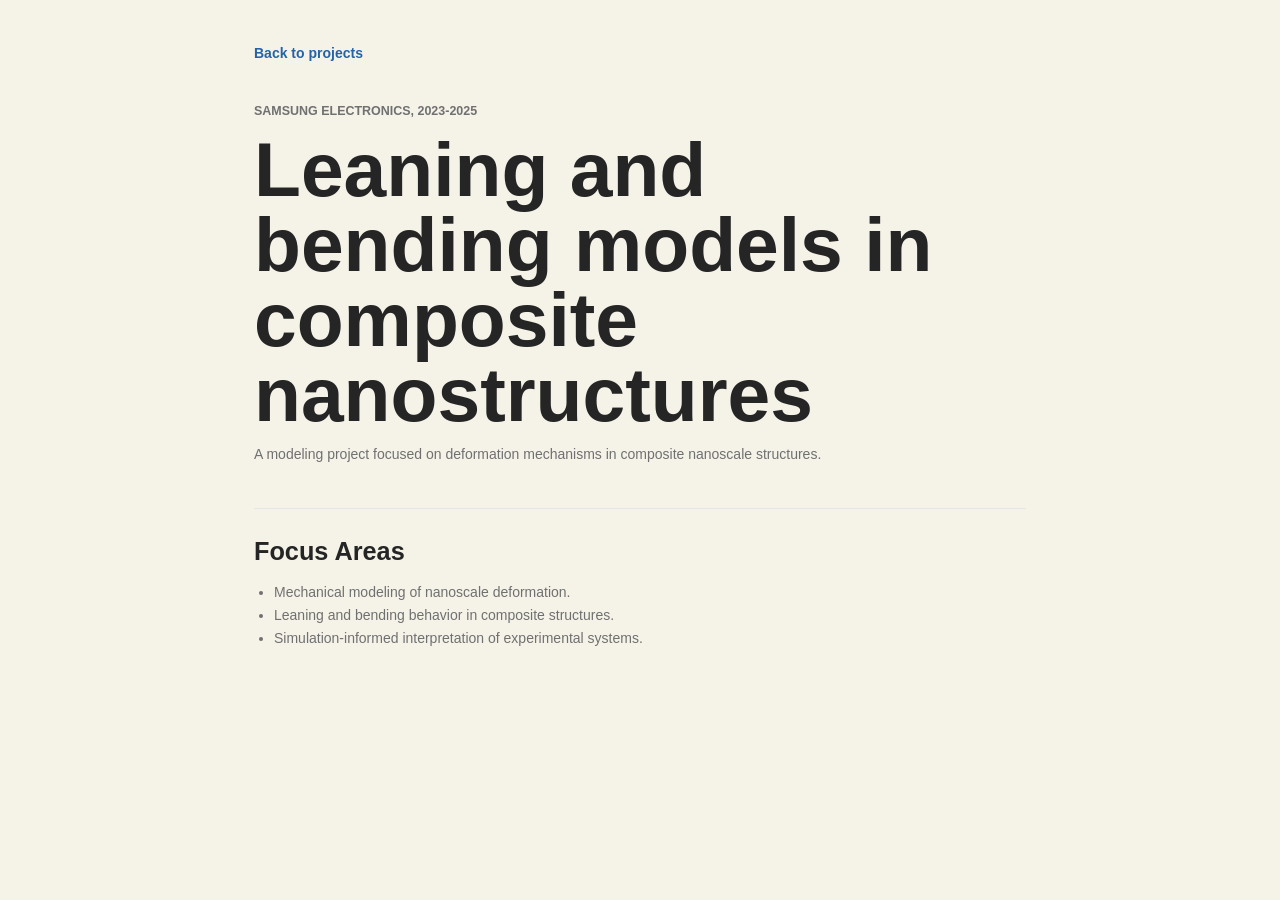
<file: projects/nano-structures.html>
<!doctype html>
<html lang="en">
  <head>
    <meta charset="utf-8">
    <meta name="viewport" content="width=device-width, initial-scale=1">
    <title>Composite Nanostructures | Cheongsan Kim</title>
    <link rel="stylesheet" href="../styles.css">
  </head>
  <body>
    <main class="detail-body">
      <a class="back-link" href="../index.html#projects">Back to projects</a>
      <section class="detail-summary">
        <p class="eyebrow">Samsung Electronics, 2023-2025</p>
        <h1>Leaning and bending models in composite nanostructures</h1>
        <p>
          A modeling project focused on deformation mechanisms in composite nanoscale
          structures.
        </p>
      </section>
      <section class="detail-section">
        <h2>Focus Areas</h2>
        <ul>
          <li>Mechanical modeling of nanoscale deformation.</li>
          <li>Leaning and bending behavior in composite structures.</li>
          <li>Simulation-informed interpretation of experimental systems.</li>
        </ul>
      </section>
    </main>
  </body>
</html>
</file>
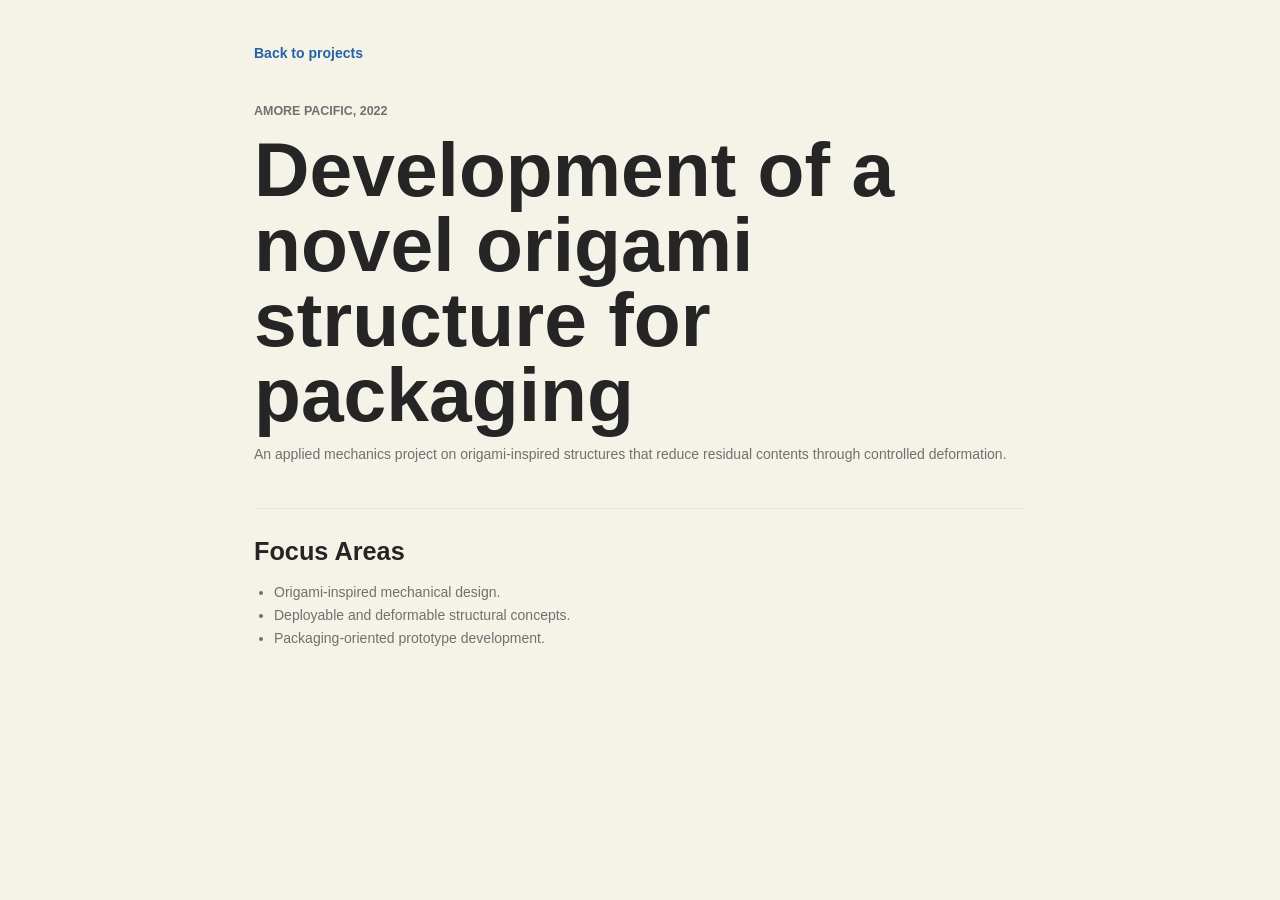
<file: projects/origami-packaging.html>
<!doctype html>
<html lang="en">
  <head>
    <meta charset="utf-8">
    <meta name="viewport" content="width=device-width, initial-scale=1">
    <title>Origami Packaging Structure | Cheongsan Kim</title>
    <link rel="stylesheet" href="../styles.css">
  </head>
  <body>
    <main class="detail-body">
      <a class="back-link" href="../index.html#projects">Back to projects</a>
      <section class="detail-summary">
        <p class="eyebrow">Amore Pacific, 2022</p>
        <h1>Development of a novel origami structure for packaging</h1>
        <p>
          An applied mechanics project on origami-inspired structures that reduce residual
          contents through controlled deformation.
        </p>
      </section>
      <section class="detail-section">
        <h2>Focus Areas</h2>
        <ul>
          <li>Origami-inspired mechanical design.</li>
          <li>Deployable and deformable structural concepts.</li>
          <li>Packaging-oriented prototype development.</li>
        </ul>
      </section>
    </main>
  </body>
</html>
</file>
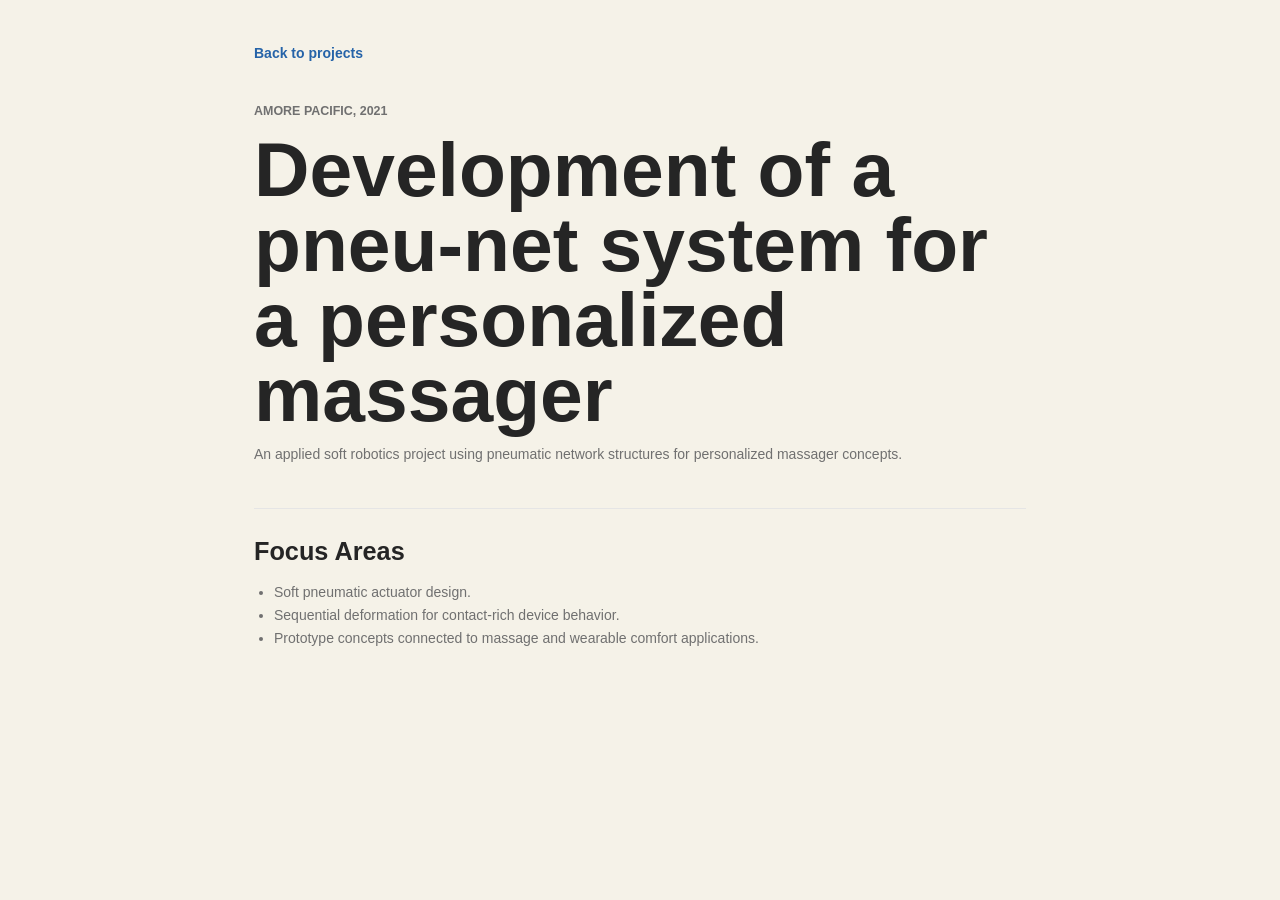
<file: projects/personalized-massager.html>
<!doctype html>
<html lang="en">
  <head>
    <meta charset="utf-8">
    <meta name="viewport" content="width=device-width, initial-scale=1">
    <title>Personalized Massager Pneu-Net | Cheongsan Kim</title>
    <link rel="stylesheet" href="../styles.css">
  </head>
  <body>
    <main class="detail-body">
      <a class="back-link" href="../index.html#projects">Back to projects</a>
      <section class="detail-summary">
        <p class="eyebrow">Amore Pacific, 2021</p>
        <h1>Development of a pneu-net system for a personalized massager</h1>
        <p>
          An applied soft robotics project using pneumatic network structures for
          personalized massager concepts.
        </p>
      </section>
      <section class="detail-section">
        <h2>Focus Areas</h2>
        <ul>
          <li>Soft pneumatic actuator design.</li>
          <li>Sequential deformation for contact-rich device behavior.</li>
          <li>Prototype concepts connected to massage and wearable comfort applications.</li>
        </ul>
      </section>
    </main>
  </body>
</html>
</file>
<file: styles.css>
:root {
  color-scheme: light;
  --ink: #252525;
  --muted: #707070;
  --line: #e5e5e5;
  --paper: #ffffff;
  --surface: #ffffff;
  --accent: #2563a8;
  --accent-strong: #17416f;
  --warm: #8a5a12;
  --shadow: 0 8px 28px rgba(0, 0, 0, 0.06);
}

* {
  box-sizing: border-box;
}

body {
  margin: 0;
  background: #f5f2e8;
  color: var(--ink);
  font-family: "Noto Sans", "Helvetica Neue", Helvetica, Arial, ui-sans-serif, sans-serif;
  font-size: 14px;
  line-height: 1.65;
}

a {
  color: inherit;
  text-decoration: none;
}

.shell {
  display: grid;
  grid-template-columns: 240px minmax(0, 1fr);
  gap: 46px;
  width: min(1040px, calc(100% - 48px));
  min-height: calc(100vh - 48px);
  margin: 24px auto;
  padding: 28px 34px 34px;
  background: var(--paper);
  box-shadow: var(--shadow);
}

.sidebar {
  position: sticky;
  top: 24px;
  height: calc(100vh - 48px);
  display: flex;
  flex-direction: column;
  gap: 20px;
  padding: 0 0 2px;
  background: transparent;
  color: var(--muted);
}

.brand {
  display: flex;
  align-items: center;
  gap: 12px;
}

.brand-mark {
  display: grid;
  width: 46px;
  height: 46px;
  place-items: center;
  border: 1px solid var(--line);
  border-radius: 8px;
  background: #f7f7f7;
  color: var(--accent-strong);
  font-weight: 800;
}

.brand strong,
.brand small {
  display: block;
}

.brand small {
  color: var(--muted);
  font-size: 0.82rem;
}

.brand-email {
  margin-top: 3px;
  font-size: 0.72rem;
  overflow-wrap: anywhere;
}

.nav-list {
  display: grid;
  gap: 6px;
}

.profile-links {
  display: grid;
  gap: 6px;
  justify-items: start;
}

.cv-link {
  display: inline-flex;
  width: fit-content;
  color: var(--accent);
  font-size: 0.9rem;
  font-weight: 800;
  text-decoration: underline;
  text-decoration-thickness: 1.5px;
  text-underline-offset: 3px;
}

.cv-link:hover {
  color: var(--accent-strong);
}

.nav-button {
  width: 100%;
  min-height: 34px;
  border: 0;
  border-radius: 8px;
  padding: 0;
  background: transparent;
  color: var(--muted);
  cursor: pointer;
  font: inherit;
  text-align: left;
}

.nav-button:hover,
.nav-button.is-active {
  color: var(--accent);
}

.sidebar-footer {
  display: grid;
  gap: 8px;
  margin-top: auto;
  color: var(--muted);
  font-size: 0.9rem;
  overflow-wrap: anywhere;
}

.content {
  width: 100%;
  padding: 0 0 36px;
}

.hero {
  display: block;
  padding: 0 0 30px;
  border-bottom: 1px solid var(--line);
}

.profile-photo {
  position: relative;
  display: grid;
  aspect-ratio: 118 / 157;
  place-items: center;
  overflow: hidden;
  border: 1px solid var(--line);
  border-radius: 8px;
  background: #ffffff;
  color: var(--muted);
  font-weight: 700;
}

.sidebar-photo {
  width: min(190px, 100%);
  max-width: 100%;
}

.profile-photo img {
  width: 100%;
  height: 100%;
  object-fit: contain;
  object-position: center;
}

.profile-photo span {
  display: none;
  width: 100%;
  height: 100%;
  place-items: center;
}

.eyebrow {
  margin: 0 0 10px;
  color: var(--warm);
  font-size: 0.78rem;
  font-weight: 800;
  letter-spacing: 0;
  text-transform: uppercase;
}

h1,
h2,
h3,
p {
  margin-top: 0;
}

h1 {
  margin-bottom: 10px;
  font-size: clamp(3.25rem, 6vw, 4.9rem);
  line-height: 0.98;
}

h2 {
  margin-bottom: 0;
  font-size: 1.58rem;
  line-height: 1.18;
}

h3 {
  margin-bottom: 10px;
  line-height: 1.24;
}

.lead {
  max-width: 700px;
  color: var(--muted);
  font-size: 0.94rem;
  line-height: 1.48;
}

.tag {
  display: inline-flex;
  align-items: center;
  min-height: 30px;
  border: 1px solid var(--line);
  border-radius: 999px;
  padding: 5px 10px;
  background: #fafafa;
  color: var(--accent-strong);
  font-size: 0.86rem;
  font-weight: 700;
}

.panel {
  display: none;
  padding: 38px 0 0;
}

.panel.is-visible {
  display: block;
}

.section-heading {
  display: block;
  margin-bottom: 24px;
}

.profile-overview {
  padding-top: 34px;
}

.research-visuals {
  display: grid;
  grid-template-columns: minmax(0, 1.436fr) minmax(0, 1fr);
  gap: 12px;
  width: 100%;
  max-width: 100%;
  margin-bottom: 30px;
  overflow: hidden;
}

.research-visual {
  width: 100%;
  min-width: 0;
  margin: 0;
}

.research-visual-media {
  position: relative;
  aspect-ratio: 1792 / 624;
  overflow: hidden;
  background: transparent;
}

.research-visual-empty {
  position: relative;
  aspect-ratio: 683 / 241;
  overflow: hidden;
  border: 1px solid var(--line);
  border-radius: 8px;
  background: #f4f4f3;
}

.research-visual-empty {
  align-self: end;
}

.research-visual-media video {
  display: block;
  width: 100%;
  height: 100%;
  max-width: 100%;
  object-fit: contain;
}

.research-visual-media img {
  display: block;
  width: 100%;
  height: 100%;
  object-fit: contain;
}

.research-visual-secondary .research-visual-media img {
  object-fit: fill;
}

.research-visual figcaption {
  margin: 0 0 8px;
  color: var(--ink);
  font-size: 0.86rem;
  font-weight: 800;
  line-height: 1.3;
}

.research-visual-empty {
  background:
    linear-gradient(135deg, rgba(37, 99, 168, 0.06), rgba(138, 90, 18, 0.04)),
    #fafafa;
}

.research-visual-secondary .research-visual-media {
  aspect-ratio: 2 / 1;
}

.profile-section {
  padding-bottom: 24px;
  margin-bottom: 24px;
  border-bottom: 1px solid var(--line);
}

.profile-section:last-child {
  border-bottom: 0;
  margin-bottom: 0;
}

.cv-section {
  display: grid;
  grid-template-columns: 180px minmax(0, 1fr);
  gap: 24px;
  align-items: start;
}

.cv-section h2 {
  margin: 0;
  color: var(--ink);
  font-size: 1.16rem;
  font-weight: 800;
  letter-spacing: 0;
  line-height: 1.24;
}

.cv-stack {
  display: grid;
  gap: 28px;
}

.cv-entry {
  display: grid;
  gap: 16px;
}

.cv-entry-header h3 {
  margin: 0;
  font-size: 1.05rem;
  font-weight: 500;
  line-height: 1.35;
}

.cv-entry-header strong {
  font-weight: 800;
}

.cv-entry-body {
  display: grid;
  gap: 8px;
  padding-left: 30px;
}

.cv-role {
  display: grid;
  grid-template-columns: minmax(0, 1fr) auto;
  gap: 18px;
  align-items: baseline;
  color: var(--ink);
  font-size: 0.98rem;
  line-height: 1.45;
}

.cv-role strong {
  color: var(--ink);
  font-weight: 800;
  white-space: nowrap;
}

.two-column {
  display: grid;
  grid-template-columns: repeat(2, minmax(0, 1fr));
  gap: 18px;
  margin-bottom: 22px;
}

.two-column article,
.item-card {
  border: 1px solid var(--line);
  border-radius: 8px;
  background: var(--surface);
}

.two-column article {
  min-height: 150px;
  padding: 20px;
}

.profile-overview .two-column article {
  min-height: 0;
  padding: 0;
  border: 0;
  border-radius: 0;
  background: transparent;
}

.overview-list,
.skills-list {
  display: grid;
  gap: 7px;
  margin: 0;
  padding-left: 18px;
  color: var(--muted);
  font-size: 0.95rem;
  line-height: 1.52;
}

.overview-list li,
.skills-list li {
  padding-left: 4px;
}

.two-column p,
.item-card p,
.detail-summary p {
  color: var(--muted);
}

.item-card p {
  margin: 0;
  font-size: 0.95rem;
  line-height: 1.45;
}

.card-grid {
  display: grid;
  grid-template-columns: 1fr;
  gap: 12px;
}

.project-groups {
  display: grid;
  gap: 28px;
}

.project-group {
  display: grid;
  gap: 12px;
}

.project-group-title {
  margin: 0;
  color: var(--ink);
  font-size: 1.16rem;
  font-weight: 800;
  line-height: 1.24;
}

.item-card {
  display: grid;
  align-content: start;
  min-height: 0;
  padding: 18px 20px;
  transition: border-color 160ms ease, background 160ms ease;
}

.item-card:hover {
  background: #fbfdff;
  border-color: rgba(15, 118, 110, 0.5);
}

.item-card h3 {
  margin: 10px 0 6px;
  color: var(--ink);
  font-size: 1.03rem;
  font-weight: 800;
  line-height: 1.35;
}

.publication-list {
  display: grid;
  gap: 18px;
}

.publication-item {
  display: block;
}

.publication-item h3 {
  margin-bottom: 4px;
  color: var(--ink);
  font-size: 1.03rem;
  font-weight: 800;
  line-height: 1.35;
}

.publication-item h3 a {
  color: inherit;
}

.publication-item p {
  margin-bottom: 2px;
  color: var(--muted);
  font-size: 0.95rem;
  line-height: 1.45;
}

.publication-item strong {
  color: var(--ink);
}

.own-name {
  color: var(--ink);
  text-decoration: underline;
  text-decoration-thickness: 1px;
  text-underline-offset: 2px;
}

.author-note {
  margin-top: 2px;
  color: var(--muted);
  font-size: 0.88rem;
  line-height: 1.4;
}

.publication-meta {
  color: var(--accent) !important;
}

.publication-highlight {
  color: var(--ink) !important;
  font-size: 0.93rem !important;
}

.publication-highlight span {
  color: var(--accent-strong);
  font-weight: 800;
}

.publication-highlight strong {
  color: var(--accent-strong);
  font-weight: 800;
}

.publication-actions {
  display: flex;
  flex-wrap: wrap;
  gap: 8px;
  margin-top: 8px;
}

.paper-link {
  display: inline-flex;
  align-items: center;
  min-height: 28px;
  margin-left: 5px;
  color: var(--accent) !important;
  font-size: 0.92em;
  font-weight: 800;
  text-decoration: underline;
  text-decoration-thickness: 1.5px;
  text-underline-offset: 3px;
  white-space: nowrap;
}

.paper-link:hover {
  color: var(--accent-strong) !important;
}

.publication-actions .paper-link {
  margin-left: 0;
}

.publication-item:hover h3,
.publication-item:hover .publication-meta {
  color: var(--accent);
}

.conference-list {
  display: grid;
  gap: 18px;
}

.conference-item h3 {
  margin-bottom: 4px;
  color: var(--ink);
  font-size: 1.03rem;
  font-weight: 800;
  line-height: 1.35;
}

.conference-item p {
  margin-bottom: 2px;
  color: var(--muted);
  font-size: 0.95rem;
  line-height: 1.45;
}

.conference-item strong {
  color: var(--ink);
}

.conference-meta {
  color: var(--accent) !important;
}

.timeline {
  display: grid;
  gap: 12px;
  padding-left: 22px;
}

.timeline li {
  padding-left: 6px;
  color: var(--muted);
  font-size: 0.95rem;
  line-height: 1.45;
}

.detail-body {
  max-width: 900px;
  margin: 0 auto;
  padding: 42px clamp(20px, 6vw, 64px) 72px;
}

.back-link {
  display: inline-flex;
  margin-bottom: 36px;
  color: var(--accent);
  font-weight: 800;
}

.detail-summary {
  padding-bottom: 28px;
  border-bottom: 1px solid var(--line);
}

.detail-meta {
  display: flex;
  flex-wrap: wrap;
  gap: 10px;
  margin: 20px 0;
}

.detail-actions {
  margin-top: 18px;
}

.detail-section {
  padding-top: 28px;
}

.detail-section ul {
  padding-left: 20px;
  color: var(--muted);
}

@media (max-width: 860px) {
  .shell {
    grid-template-columns: 1fr;
    gap: 0;
  }

  .sidebar {
    position: static;
    height: auto;
    gap: 20px;
  }

  .nav-list {
    grid-template-columns: repeat(2, minmax(0, 1fr));
  }

  .hero,
  .two-column,
  .card-grid,
  .research-visuals {
    grid-template-columns: 1fr;
  }

  .research-visual-feature .research-visual-media {
    aspect-ratio: 1792 / 624;
  }

  .research-visual-secondary .research-visual-media {
    aspect-ratio: 1792 / 624;
  }

  .sidebar-photo {
    width: min(260px, 100%);
  }

  .cv-section {
    grid-template-columns: 1fr;
    gap: 10px;
  }

  .cv-entry-body {
    padding-left: 0;
  }

  .cv-role {
    grid-template-columns: 1fr;
    gap: 2px;
  }
}

@media (max-width: 520px) {
  .content {
    padding-top: 24px;
  }

  .nav-list {
    grid-template-columns: 1fr;
  }

  h1 {
    font-size: 2.65rem;
  }
}
</file>
